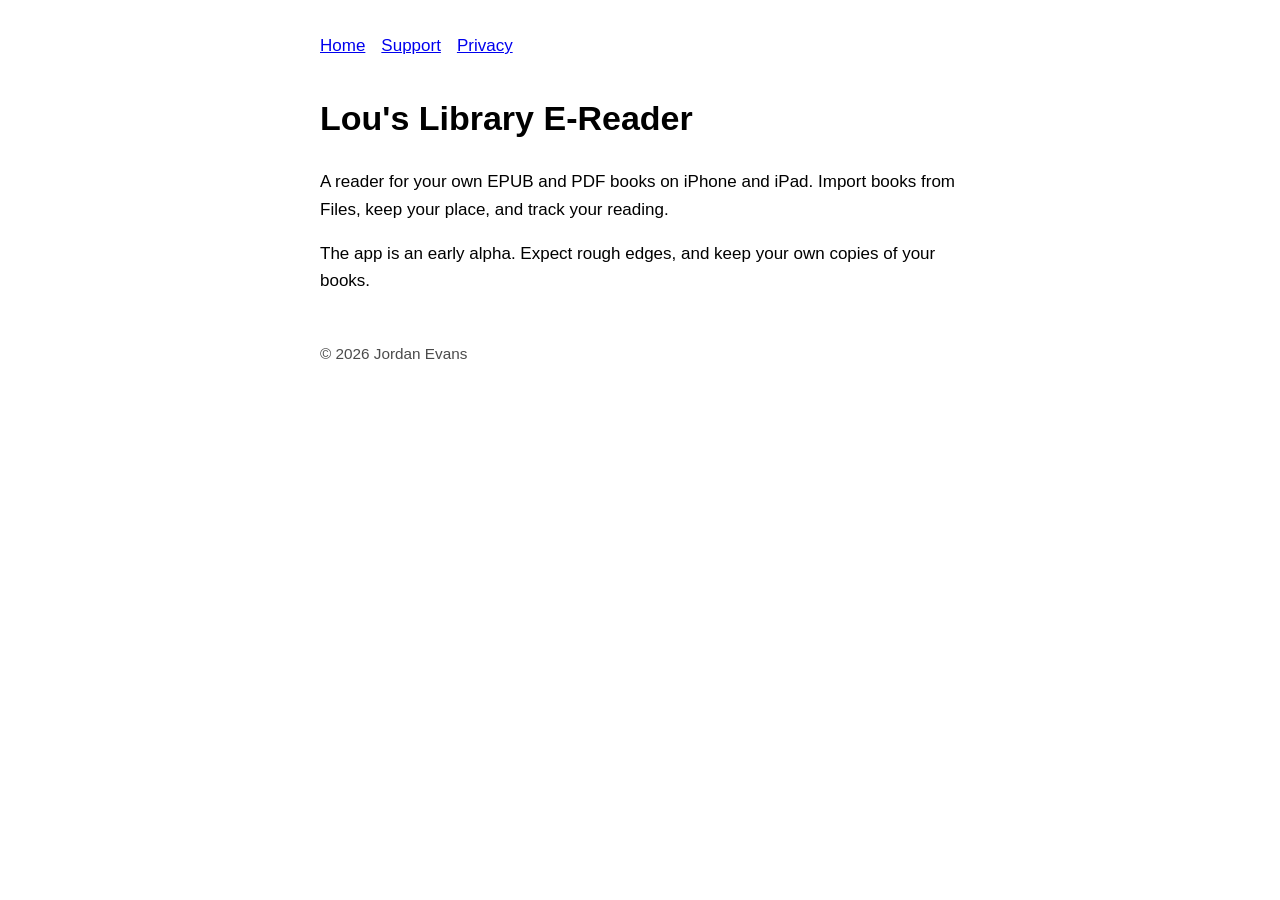
<file: index.html>
<!doctype html>
<html lang="en">
<head>
<meta charset="utf-8">
<meta name="viewport" content="width=device-width, initial-scale=1">
<title>Lou's Library E-Reader</title>
<link rel="stylesheet" href="/style.css">
</head>
<body>
<nav><a href="/">Home</a><a href="/support/">Support</a><a href="/privacy/">Privacy</a></nav>
<h1>Lou's Library E-Reader</h1>
<p>A reader for your own EPUB and PDF books on iPhone and iPad. Import books from Files, keep your place, and track your reading.</p>
<p>The app is an early alpha. Expect rough edges, and keep your own copies of your books.</p>
<footer>&copy; 2026 Jordan Evans</footer>
</body>
</html>
</file>
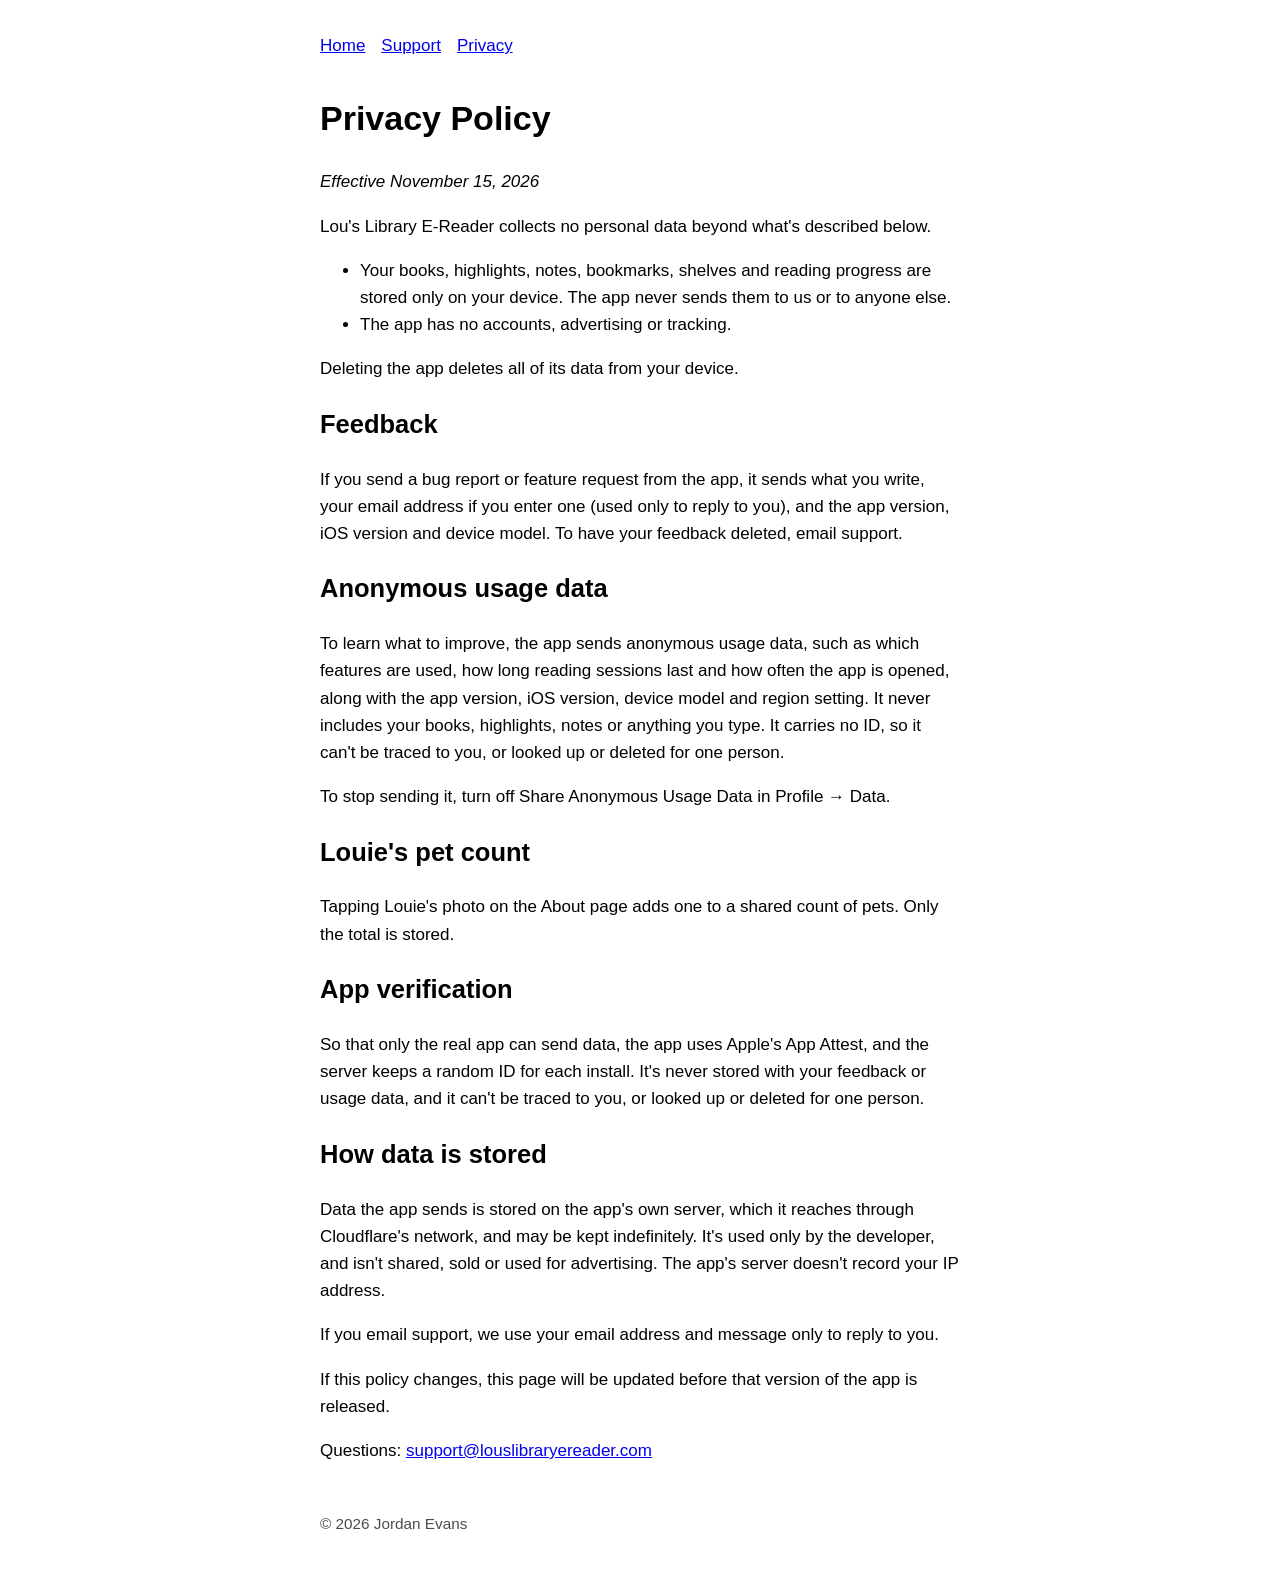
<file: privacy/index.html>
<!doctype html>
<html lang="en">
<head>
<meta charset="utf-8">
<meta name="viewport" content="width=device-width, initial-scale=1">
<title>Privacy Policy · Lou's Library E-Reader</title>
<link rel="stylesheet" href="/style.css">
</head>
<body>
<nav><a href="/">Home</a><a href="/support/">Support</a><a href="/privacy/">Privacy</a></nav>
<h1>Privacy Policy</h1>
<p><em>Effective November 15, 2026</em></p>
<p>Lou's Library E-Reader collects no personal data beyond what's described below.</p>
<ul>
<li>Your books, highlights, notes, bookmarks, shelves and reading progress are stored only on your device. The app never sends them to us or to anyone else.</li>
<li>The app has no accounts, advertising or tracking.</li>
</ul>
<p>Deleting the app deletes all of its data from your device.</p>
<h2>Feedback</h2>
<p>If you send a bug report or feature request from the app, it sends what you write, your email address if you enter one (used only to reply to you), and the app version, iOS version and device model. To have your feedback deleted, email support.</p>
<h2>Anonymous usage data</h2>
<p>To learn what to improve, the app sends anonymous usage data, such as which features are used, how long reading sessions last and how often the app is opened, along with the app version, iOS version, device model and region setting. It never includes your books, highlights, notes or anything you type. It carries no ID, so it can't be traced to you, or looked up or deleted for one person.</p>
<p>To stop sending it, turn off Share Anonymous Usage Data in Profile → Data.</p>
<h2>Louie's pet count</h2>
<p>Tapping Louie's photo on the About page adds one to a shared count of pets. Only the total is stored.</p>
<h2>App verification</h2>
<p>So that only the real app can send data, the app uses Apple's App Attest, and the server keeps a random ID for each install. It's never stored with your feedback or usage data, and it can't be traced to you, or looked up or deleted for one person.</p>
<h2>How data is stored</h2>
<p>Data the app sends is stored on the app's own server, which it reaches through Cloudflare's network, and may be kept indefinitely. It's used only by the developer, and isn't shared, sold or used for advertising. The app's server doesn't record your IP address.</p>
<p>If you email support, we use your email address and message only to reply to you.</p>
<p>If this policy changes, this page will be updated before that version of the app is released.</p>
<p>Questions: <a href="mailto:support@louslibraryereader.com">support@louslibraryereader.com</a></p>
<footer>&copy; 2026 Jordan Evans</footer>
</body>
</html>
</file>
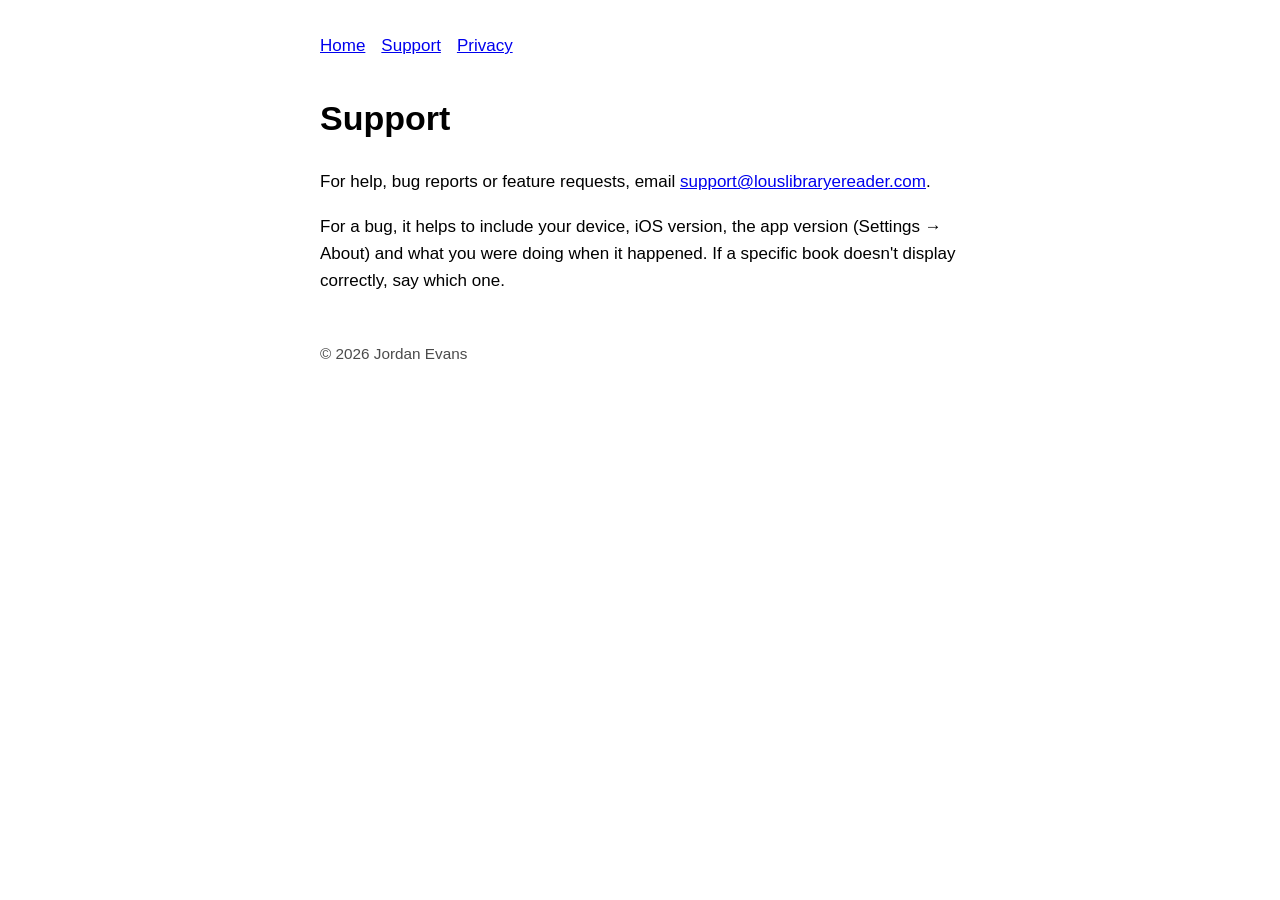
<file: support/index.html>
<!doctype html>
<html lang="en">
<head>
<meta charset="utf-8">
<meta name="viewport" content="width=device-width, initial-scale=1">
<title>Support · Lou's Library E-Reader</title>
<link rel="stylesheet" href="/style.css">
</head>
<body>
<nav><a href="/">Home</a><a href="/support/">Support</a><a href="/privacy/">Privacy</a></nav>
<h1>Support</h1>
<p>For help, bug reports or feature requests, email <a href="mailto:support@louslibraryereader.com">support@louslibraryereader.com</a>.</p>
<p>For a bug, it helps to include your device, iOS version, the app version (Settings → About) and what you were doing when it happened. If a specific book doesn't display correctly, say which one.</p>
<footer>&copy; 2026 Jordan Evans</footer>
</body>
</html>
</file>
<file: style.css>
:root { color-scheme: light dark; }
body { font: 17px/1.6 -apple-system, BlinkMacSystemFont, "Segoe UI", sans-serif; max-width: 40rem; margin: 0 auto; padding: 2rem 1rem; }
nav { margin-bottom: 2rem; }
nav a { margin-right: 1rem; }
footer { margin-top: 3rem; font-size: 0.9em; opacity: 0.7; }
</file>
